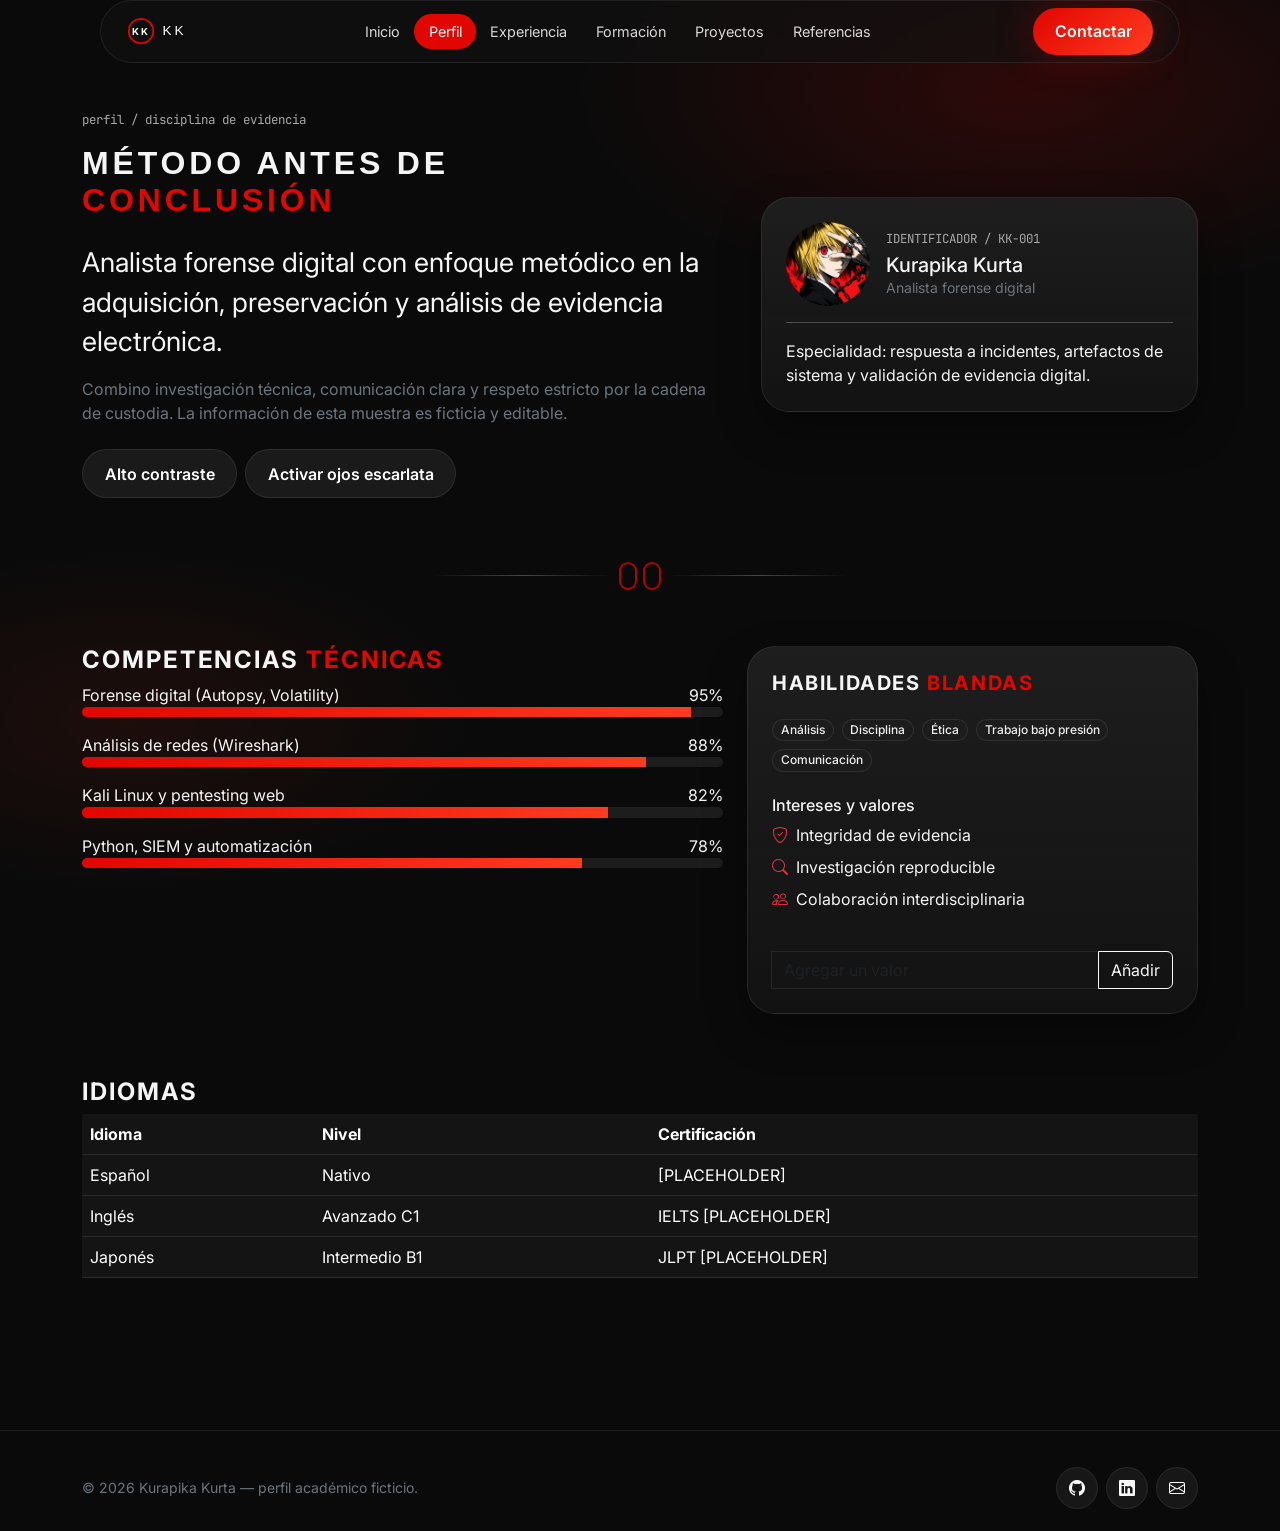
<file: perfil.html>
<!DOCTYPE html>
<html lang="es">
<head>
  <meta charset="UTF-8">
  <meta name="viewport" content="width=device-width, initial-scale=1">
  <meta name="description" content="Perfil profesional, competencias y valores de Kurapika Kurta.">
  <title>Kurapika Kurta | Perfil</title>
  <link rel="icon" href="img/favicon.png" type="image/png">
  <link rel="preconnect" href="https://fonts.googleapis.com">
  <link rel="preconnect" href="https://fonts.gstatic.com" crossorigin>
  <link href="https://fonts.googleapis.com/css2?family=Inter:wght@400;500;600;700&family=JetBrains+Mono:wght@400;600&family=Syncopate:wght@400;700&display=swap" rel="stylesheet">
  <link rel="stylesheet" href="vendor/bootstrap/css/bootstrap.min.css">
  <link rel="stylesheet" href="vendor/bootstrap-icons/bootstrap-icons.css">
  <link rel="stylesheet" href="css/styles.css">
</head>
<body class="page-perfil">
  <header><div class="nav-envoltorio"><nav class="navbar navbar-expand-lg navbar-dark nav-pill" aria-label="Navegación principal"><div class="container-fluid">
    <a class="navbar-brand d-flex align-items-center gap-2" href="index.html" aria-label="Inicio Kurapika Kurta"><svg width="28" height="28" viewBox="0 0 32 32" aria-hidden="true"><circle cx="16" cy="16" r="14" fill="none" stroke="#e10600" stroke-width="2"></circle><text x="16" y="21" text-anchor="middle" fill="#fff" font-size="11" font-family="Inter, sans-serif" font-weight="700">KK</text></svg>KK</a>
    <button class="navbar-toggler" type="button" data-bs-toggle="collapse" data-bs-target="#navPrincipal" aria-controls="navPrincipal" aria-expanded="false" aria-label="Abrir menú"><span class="navbar-toggler-icon"></span></button>
    <div class="collapse navbar-collapse" id="navPrincipal"><ul class="navbar-nav mx-auto mb-2 mb-lg-0">
      <li class="nav-item"><a class="nav-link" data-pagina="index.html" href="index.html">Inicio</a></li><li class="nav-item"><a class="nav-link" data-pagina="perfil.html" href="perfil.html">Perfil</a></li><li class="nav-item"><a class="nav-link" data-pagina="experiencia.html" href="experiencia.html">Experiencia</a></li><li class="nav-item"><a class="nav-link" data-pagina="formacion.html" href="formacion.html">Formación</a></li><li class="nav-item"><a class="nav-link" data-pagina="proyectos.html" href="proyectos.html">Proyectos</a></li><li class="nav-item"><a class="nav-link" data-pagina="referencias.html" href="referencias.html">Referencias</a></li>
    </ul><a class="btn btn-pill-primary" href="index.html#contacto">Contactar</a></div>
  </div></nav></div></header>

  <main class="container py-4">
    <section class="row g-5 align-items-center py-4" aria-labelledby="titulo-perfil">
      <div class="col-lg-7 reveal"><p class="hash-tag">perfil / disciplina de evidencia</p><h1 id="titulo-perfil" class="titulo-display h2">Método antes de <span class="palabra-acento">conclusión</span></h1>
        <p class="lead-editorial mt-4">Analista forense digital con enfoque metódico en la adquisición, preservación y análisis de evidencia electrónica.</p>
        <p class="text-secondary">Combino investigación técnica, comunicación clara y respeto estricto por la cadena de custodia. La información de esta muestra es ficticia y editable.</p>
        <div class="d-flex flex-wrap gap-2 mt-4"><button class="btn btn-pill-ghost" id="btn-contraste" type="button">Alto contraste</button><button class="btn btn-pill-ghost" id="btn-ojos" type="button">Activar ojos escarlata</button></div>
      </div>
      <div class="col-lg-5 reveal"><article class="card card-glass p-4 columna-sticky" id="tarjeta-resumen">
        <div class="d-flex align-items-center gap-3"><img id="foto-perfil-mini" class="img-redonda" src="img/kurapika.jpg" alt="Retrato de Kurapika Kurta" width="84" height="84" loading="lazy"><div><p class="hash-tag mb-1">IDENTIFICADOR / KK-001</p><h2 class="h5 mb-0">Kurapika Kurta</h2><p class="text-secondary small mb-0">Analista forense digital</p></div></div>
        <hr><p class="mb-0">Especialidad: respuesta a incidentes, artefactos de sistema y validación de evidencia digital.</p>
      </article></div>
    </section>

    <div class="cadena-separador" aria-hidden="true"><span class="linea"></span><span class="eslabon"></span><span class="eslabon"></span><span class="linea"></span></div>

    <section class="row g-4 py-3" aria-labelledby="titulo-habilidades">
      <div class="col-lg-7 reveal"><h2 id="titulo-habilidades" class="titulo-seccion h4">Competencias <span class="palabra-acento">técnicas</span></h2>
        <div class="mb-3"><div class="d-flex justify-content-between"><span>Forense digital (Autopsy, Volatility)</span><span>95%</span></div><div class="progress" role="progressbar" aria-label="Forense digital" aria-valuenow="95" aria-valuemin="0" aria-valuemax="100"><div class="progress-bar skill-95"></div></div></div>
        <div class="mb-3"><div class="d-flex justify-content-between"><span>Análisis de redes (Wireshark)</span><span>88%</span></div><div class="progress" role="progressbar" aria-label="Análisis de redes" aria-valuenow="88" aria-valuemin="0" aria-valuemax="100"><div class="progress-bar skill-88"></div></div></div>
        <div class="mb-3"><div class="d-flex justify-content-between"><span>Kali Linux y pentesting web</span><span>82%</span></div><div class="progress" role="progressbar" aria-label="Pentesting web" aria-valuenow="82" aria-valuemin="0" aria-valuemax="100"><div class="progress-bar skill-82"></div></div></div>
        <div class="mb-3"><div class="d-flex justify-content-between"><span>Python, SIEM y automatización</span><span>78%</span></div><div class="progress" role="progressbar" aria-label="Python y SIEM" aria-valuenow="78" aria-valuemin="0" aria-valuemax="100"><div class="progress-bar skill-78"></div></div></div>
      </div>
      <div class="col-lg-5 reveal"><article class="card card-glass p-4 h-100"><h2 class="titulo-seccion h5">Habilidades <span class="palabra-acento">blandas</span></h2><div class="d-flex flex-wrap gap-2 mt-3"><span class="badge badge-chip">Análisis</span><span class="badge badge-chip">Disciplina</span><span class="badge badge-chip">Ética</span><span class="badge badge-chip">Trabajo bajo presión</span><span class="badge badge-chip">Comunicación</span></div>
        <h3 class="h6 mt-4">Intereses y valores</h3><ul id="lista-valores" class="list-unstyled"><li class="mb-2"><i class="bi bi-shield-check text-danger me-2" aria-hidden="true"></i>Integridad de evidencia</li><li class="mb-2"><i class="bi bi-search text-danger me-2" aria-hidden="true"></i>Investigación reproducible</li><li class="mb-2"><i class="bi bi-people text-danger me-2" aria-hidden="true"></i>Colaboración interdisciplinaria</li></ul>
        <div class="input-group mt-3"><label class="visually-hidden" for="nuevo-valor">Nuevo valor profesional</label><input id="nuevo-valor" class="form-control" type="text" placeholder="Agregar un valor"><button id="btn-anadir-valor" class="btn btn-outline-light" type="button">Añadir</button></div>
      </article></div>
    </section>

    <section class="py-5 reveal" aria-labelledby="titulo-idiomas"><h2 id="titulo-idiomas" class="titulo-seccion h4">Idiomas</h2><div class="table-responsive"><table class="table table-dark table-hover align-middle"><thead><tr><th scope="col">Idioma</th><th scope="col">Nivel</th><th scope="col">Certificación</th></tr></thead><tbody><tr><td>Español</td><td>Nativo</td><td>[PLACEHOLDER]</td></tr><tr><td>Inglés</td><td>Avanzado C1</td><td>IELTS [PLACEHOLDER]</td></tr><tr><td>Japonés</td><td>Intermedio B1</td><td>JLPT [PLACEHOLDER]</td></tr></tbody></table></div></section>
  </main>
  <footer class="sitio-footer"><div class="container d-flex flex-column flex-md-row justify-content-between align-items-center gap-3"><p class="mb-0 small text-secondary">© <span id="anio-footer">2026</span> Kurapika Kurta — perfil académico ficticio.</p><div class="d-flex gap-2"><a class="icono-red" href="https://github.com/" aria-label="GitHub"><i class="bi bi-github"></i></a><a class="icono-red" href="https://www.linkedin.com/" aria-label="LinkedIn"><i class="bi bi-linkedin"></i></a><a class="icono-red" href="index.html#contacto" aria-label="Contacto"><i class="bi bi-envelope"></i></a></div></div></footer>
  <script src="vendor/bootstrap/js/bootstrap.bundle.min.js"></script><script src="js/main.js"></script><script src="js/perfil.js"></script>
</body>
</html>
</file>
<file: css/styles.css>
/*
  Estilos propios del perfil profesional de Kurapika Kurta.
  Bootstrap 5.3 y Bootstrap Icons se cargan de forma LOCAL desde vendor/
  (vendor/bootstrap/css/bootstrap.min.css y vendor/bootstrap-icons/bootstrap-icons.css).
  Este archivo va DESPUÉS de Bootstrap para poder sobrescribir utilidades.
*/

/* ----- Variables globales (DOM-2 puede alterar --color-acento) ----- */
:root {
  --color-fondo: #0a0a0a;
  --color-fondo-2: #0d0d0d;
  --color-acento: #e10600;
  --color-acento-2: #ff3b1f;
  --color-texto: #f5f5f5;
  --color-muted: #a8a8a8;
  --color-card: rgba(22, 22, 22, 0.72);
  --color-borde: rgba(255, 255, 255, 0.08);
  --radio-card: 28px;
  --radio-pill: 999px;
  --fuente-display: "Syncopate", "Orbitron", "Arial Black", sans-serif;
  --fuente-cuerpo: "Inter", "Segoe UI", Roboto, sans-serif;
  --fuente-mono: "JetBrains Mono", "Fira Code", Consolas, monospace;
  --sombra-glow: 0 0 40px rgba(225, 6, 0, 0.28);
  --tamano-base: 16px;
}

html {
  scroll-behavior: smooth;
  font-size: var(--tamano-base);
}

body {
  background-color: var(--color-fondo);
  color: var(--color-texto);
  font-family: var(--fuente-cuerpo);
  min-height: 100vh;
  overflow-x: hidden;
}

/* Fondo con brillos radiales escarlata */
body::before {
  content: "";
  position: fixed;
  inset: 0;
  z-index: -2;
  background:
    radial-gradient(ellipse 60% 40% at 80% 10%, rgba(225, 6, 0, 0.16), transparent 60%),
    radial-gradient(ellipse 50% 35% at 10% 80%, rgba(255, 59, 31, 0.08), transparent 55%),
    var(--color-fondo);
  pointer-events: none;
}

img {
  max-width: 100%;
  height: auto;
  display: block;
}

a {
  color: var(--color-acento-2);
}

/* ----- Tipografía ----- */
.titulo-display {
  font-family: var(--fuente-display);
  font-weight: 700;
  letter-spacing: 0.12em;
  text-transform: uppercase;
  line-height: 1.15;
}

.titulo-seccion {
  font-family: var(--fuente-cuerpo);
  font-weight: 700;
  letter-spacing: 0.08em;
  text-transform: uppercase;
}

.palabra-acento {
  color: var(--color-acento);
}

.mono,
.hash-tag,
.sello-confidencial {
  font-family: var(--fuente-mono);
}

.sello-confidencial {
  display: inline-block;
  border: 1px dashed var(--color-acento);
  color: var(--color-acento);
  padding: 0.15rem 0.6rem;
  font-size: 0.72rem;
  letter-spacing: 0.18em;
  text-transform: uppercase;
}

.hash-tag {
  color: var(--color-muted);
  font-size: 0.78rem;
}

/* ----- Navbar píldora flotante (Bootstrap + CSS propio) ----- */
.nav-envoltorio {
  position: sticky;
  top: 0.9rem;
  z-index: 1030;
  padding: 0 1rem;
}

.navbar.nav-pill {
  max-width: 1080px;
  margin: 0 auto;
  background: rgba(18, 18, 18, 0.62);
  backdrop-filter: blur(18px);
  -webkit-backdrop-filter: blur(18px);
  border: 1px solid var(--color-borde);
  border-radius: var(--radio-pill);
  padding: 0.45rem 0.85rem;
}

.navbar.nav-pill .navbar-brand {
  font-family: var(--fuente-display);
  font-size: 0.85rem;
  letter-spacing: 0.2em;
  color: #fff;
}

.navbar.nav-pill .nav-link {
  color: #d7d7d7;
  border-radius: var(--radio-pill);
  padding: 0.4rem 0.9rem;
  font-size: 0.9rem;
}

.navbar.nav-pill .nav-link:hover,
.navbar.nav-pill .nav-link.active {
  color: #fff;
  background: var(--color-acento);
}

.navbar.nav-pill .navbar-toggler {
  border: 0;
  box-shadow: none;
}

/* ----- Botones píldora ----- */
.btn-pill-primary,
.btn-pill-ghost {
  border-radius: var(--radio-pill);
  padding: 0.7rem 1.35rem;
  font-weight: 600;
  border: 0;
}

.btn-pill-primary {
  background: linear-gradient(135deg, var(--color-acento), var(--color-acento-2));
  color: #fff;
  box-shadow: var(--sombra-glow);
}

.btn-pill-primary:hover {
  color: #fff;
  filter: brightness(1.08);
}

.btn-pill-ghost {
  background: #1a1a1a;
  color: #fff;
  border: 1px solid var(--color-borde);
}

.btn-pill-ghost:hover {
  color: #fff;
  border-color: var(--color-acento);
}

/* ----- Tarjetas glass / bento ----- */
.card-glass {
  background: linear-gradient(180deg, rgba(32, 32, 32, 0.9), var(--color-card));
  border: 1px solid var(--color-borde);
  border-radius: var(--radio-card);
  box-shadow: 0 18px 40px rgba(0, 0, 0, 0.35);
  color: var(--color-texto);
  transition: transform 0.25s ease, box-shadow 0.25s ease, border-color 0.25s ease;
}

.card-glass:hover,
.card-glass.es-activa {
  transform: translateY(-4px);
  border-color: rgba(225, 6, 0, 0.45);
  box-shadow: var(--sombra-glow);
}

.metric-numero {
  font-family: var(--fuente-display);
  font-size: clamp(1.8rem, 4vw, 2.6rem);
  color: var(--color-acento);
}

/* ----- Foto con marco de arco y ojos escarlata ----- */
.marco-arco {
  position: relative;
  border-radius: 220px 220px 32px 32px;
  overflow: hidden;
  background: linear-gradient(180deg, #3a0b0b, #161616);
  aspect-ratio: 4 / 5;
}

.marco-arco::after {
  content: "";
  position: absolute;
  inset: 0;
  background: linear-gradient(180deg, transparent 40%, rgba(225, 6, 0, 0.28));
  mix-blend-mode: multiply;
  pointer-events: none;
}

.marco-arco img {
  width: 100%;
  height: 100%;
  object-fit: cover;
}

.marco-arco:hover,
.marco-arco.ojos-escarlata {
  box-shadow: 0 0 50px rgba(225, 6, 0, 0.55);
}

.marco-arco.ojos-escarlata::before {
  content: "";
  position: absolute;
  width: 28%;
  height: 10%;
  left: 18%;
  top: 38%;
  background: radial-gradient(circle, #ff2a1f 0%, transparent 70%);
  filter: blur(8px);
  z-index: 2;
  pointer-events: none;
  box-shadow: 90px 0 18px #ff2a1f;
}

.img-fallback {
  background: linear-gradient(160deg, #3a1010, #1a1a1a 55%, #111);
}

img.img-ausente {
  opacity: 0;
}

.img-redonda {
  width: 84px;
  height: 84px;
  border-radius: 50%;
  object-fit: cover;
  background: linear-gradient(160deg, #3a1010, #1a1a1a);
}

.img-proyecto {
  width: 100%;
  aspect-ratio: 16 / 9;
  object-fit: cover;
  border-radius: 18px 18px 0 0;
  background: linear-gradient(160deg, #3a1010, #1a1a1a);
}

.img-formacion {
  width: 100%;
  aspect-ratio: 16 / 9;
  object-fit: cover;
  border-radius: 18px;
  background: linear-gradient(160deg, #3a1010, #1a1a1a);
}

/* ----- Sello giratorio ----- */
.sello-giro {
  width: 120px;
  height: 120px;
  animation: girar 14s linear infinite;
}

.sello-giro text {
  fill: var(--color-texto);
  font-family: var(--fuente-mono);
  font-size: 7px;
  letter-spacing: 1.1px;
}

.sello-giro .sello-flecha {
  fill: var(--color-acento);
}

@keyframes girar {
  to { transform: rotate(360deg); }
}

/* ----- Cadena / eslabones ----- */
.cadena-separador {
  display: flex;
  align-items: center;
  justify-content: center;
  gap: 0.4rem;
  margin: 2.5rem 0;
  color: var(--color-acento);
}

.cadena-separador .eslabon {
  width: 18px;
  height: 28px;
  border: 2px solid var(--color-acento);
  border-radius: 10px;
  opacity: 0.75;
}

.cadena-separador .linea {
  width: min(28vw, 180px);
  height: 1px;
  background: linear-gradient(90deg, transparent, var(--color-acento), transparent);
}

/* ----- Footer ----- */
.sitio-footer {
  margin-top: 4rem;
  padding: 2.2rem 0 1.4rem;
  border-top: 1px solid var(--color-borde);
}

.icono-red {
  width: 42px;
  height: 42px;
  border-radius: 50%;
  display: inline-flex;
  align-items: center;
  justify-content: center;
  background: #171717;
  color: #fff;
  border: 1px solid var(--color-borde);
  text-decoration: none;
}

.icono-red:hover {
  background: var(--color-acento);
  color: #fff;
}

/* ----- Animación de aparición ----- */
.reveal {
  opacity: 0;
  transform: translateY(18px);
  transition: opacity 0.6s ease, transform 0.6s ease;
}

.reveal.es-visible {
  opacity: 1;
  transform: none;
}

/* ----- Listas y tablas propias sobre Bootstrap ----- */
.list-group-item-dark-soft {
  background: transparent;
  color: var(--color-texto);
  border-color: var(--color-borde);
}

.table-dark {
  --bs-table-bg: #141414;
  --bs-table-border-color: #2a2a2a;
}

.progress {
  background: #1d1d1d;
  height: 0.65rem;
  border-radius: var(--radio-pill);
}

.progress-bar {
  background: linear-gradient(90deg, var(--color-acento), var(--color-acento-2));
}

.progress-bar.skill-95 { width: 95%; }
.progress-bar.skill-88 { width: 88%; }
.progress-bar.skill-82 { width: 82%; }
.progress-bar.skill-78 { width: 78%; }

.badge-chip {
  background: #1c1c1c;
  color: #eee;
  border: 1px solid var(--color-borde);
  border-radius: var(--radio-pill);
  font-weight: 500;
}

/* ----- Alto contraste (DOM-3) ----- */
body.alto-contraste {
  --color-fondo: #000;
  --color-texto: #fff;
  --color-muted: #ececec;
  --color-acento: #ff2d2d;
}

body.alto-contraste .card-glass,
body.alto-contraste .navbar.nav-pill {
  background: #000;
  border-color: #fff;
}

/* ----- Layouts distintos por página ----- */
.hero-index {
  padding: 3.2rem 0 1.5rem;
}

.hero-index h1 {
  font-size: clamp(2.1rem, 6vw, 4.4rem);
}

.chip-disponible {
  display: inline-flex;
  align-items: center;
  gap: 0.45rem;
  background: rgba(225, 6, 0, 0.12);
  border: 1px solid rgba(225, 6, 0, 0.35);
  border-radius: var(--radio-pill);
  padding: 0.35rem 0.85rem;
  font-size: 0.85rem;
}

.chip-disponible .punto {
  width: 8px;
  height: 8px;
  border-radius: 50%;
  background: #3dff8a;
}

.controles-dom {
  display: flex;
  flex-wrap: wrap;
  gap: 0.5rem;
}

/* Perfil: layout editorial */
.page-perfil .lead-editorial {
  font-size: clamp(1.2rem, 2.4vw, 1.7rem);
  line-height: 1.45;
  max-width: 38ch;
}

.page-perfil .columna-sticky {
  position: sticky;
  top: 6rem;
}

/* Experiencia: línea de tiempo vertical */
.timeline {
  position: relative;
  padding-left: 1.6rem;
}

.timeline::before {
  content: "";
  position: absolute;
  left: 7px;
  top: 0;
  bottom: 0;
  width: 2px;
  background: linear-gradient(180deg, var(--color-acento), transparent);
}

.timeline-item {
  position: relative;
  margin-bottom: 1.4rem;
}

.timeline-item::before {
  content: "";
  position: absolute;
  left: -1.38rem;
  top: 0.45rem;
  width: 12px;
  height: 12px;
  border-radius: 50%;
  background: var(--color-acento);
  box-shadow: 0 0 12px var(--color-acento);
}

.timeline-item.es-activa .card-glass {
  border-color: var(--color-acento);
}

.accordion-item {
  background: #141414;
  border-color: var(--color-borde);
  color: #fff;
}

.accordion-button {
  background: #161616;
  color: #fff;
}

.accordion-button:not(.collapsed) {
  background: #201010;
  color: #fff;
  box-shadow: none;
}

.accordion-button::after {
  filter: invert(1);
}

.accordion-body {
  background: #121212;
}

/* Formación: bento irregular */
.bento-grid {
  display: grid;
  grid-template-columns: 1fr;
  gap: 1rem;
}

@media (min-width: 768px) {
  .bento-grid {
    grid-template-columns: 1.4fr 1fr;
    grid-template-rows: auto auto;
  }

  .bento-grande {
    grid-row: span 2;
  }
}

/* Proyectos: filtros */
.filtros-proyectos .btn {
  border-radius: var(--radio-pill);
}

.tarjeta-proyecto.oculto {
  display: none;
}

/* Referencias: citas tipo quote */
.quote-card {
  position: relative;
  padding-top: 2.2rem;
}

.quote-card::before {
  content: "“";
  position: absolute;
  top: -10px;
  left: 18px;
  font-size: 4rem;
  color: var(--color-acento);
  line-height: 1;
  font-family: Georgia, serif;
}

.form-control {
  background: #141414;
  border-color: var(--color-borde);
  color: #fff;
}

.form-control:focus {
  background: #141414;
  color: #fff;
  border-color: var(--color-acento);
  box-shadow: 0 0 0 0.2rem rgba(225, 6, 0, 0.2);
}

.modal-content {
  background: #151515;
  color: #fff;
  border: 1px solid var(--color-borde);
  border-radius: 24px;
}

.carousel-caption {
  background: rgba(0, 0, 0, 0.45);
  border-radius: 12px;
}

.carousel-item img {
  width: 100%;
  aspect-ratio: 16 / 9;
  object-fit: cover;
  background: linear-gradient(160deg, #3a1010, #1a1a1a);
  border-radius: 24px;
}

/* Panel de controles integrado (no parece "laboratorio") */
.barra-herramientas {
  background: rgba(20, 20, 20, 0.7);
  border: 1px solid var(--color-borde);
  border-radius: var(--radio-pill);
  padding: 0.45rem 0.7rem;
}

main {
  padding-top: 1.2rem;
}

@media (max-width: 991.98px) {
  .navbar.nav-pill {
    border-radius: 22px;
  }

  .page-perfil .columna-sticky {
    position: static;
  }
}

@media (prefers-reduced-motion: reduce) {
  *,
  *::before,
  *::after {
    scroll-behavior: auto !important;
    animation-duration: 0.01ms !important;
    animation-iteration-count: 1 !important;
    transition-duration: 0.01ms !important;
  }
}
</file>
